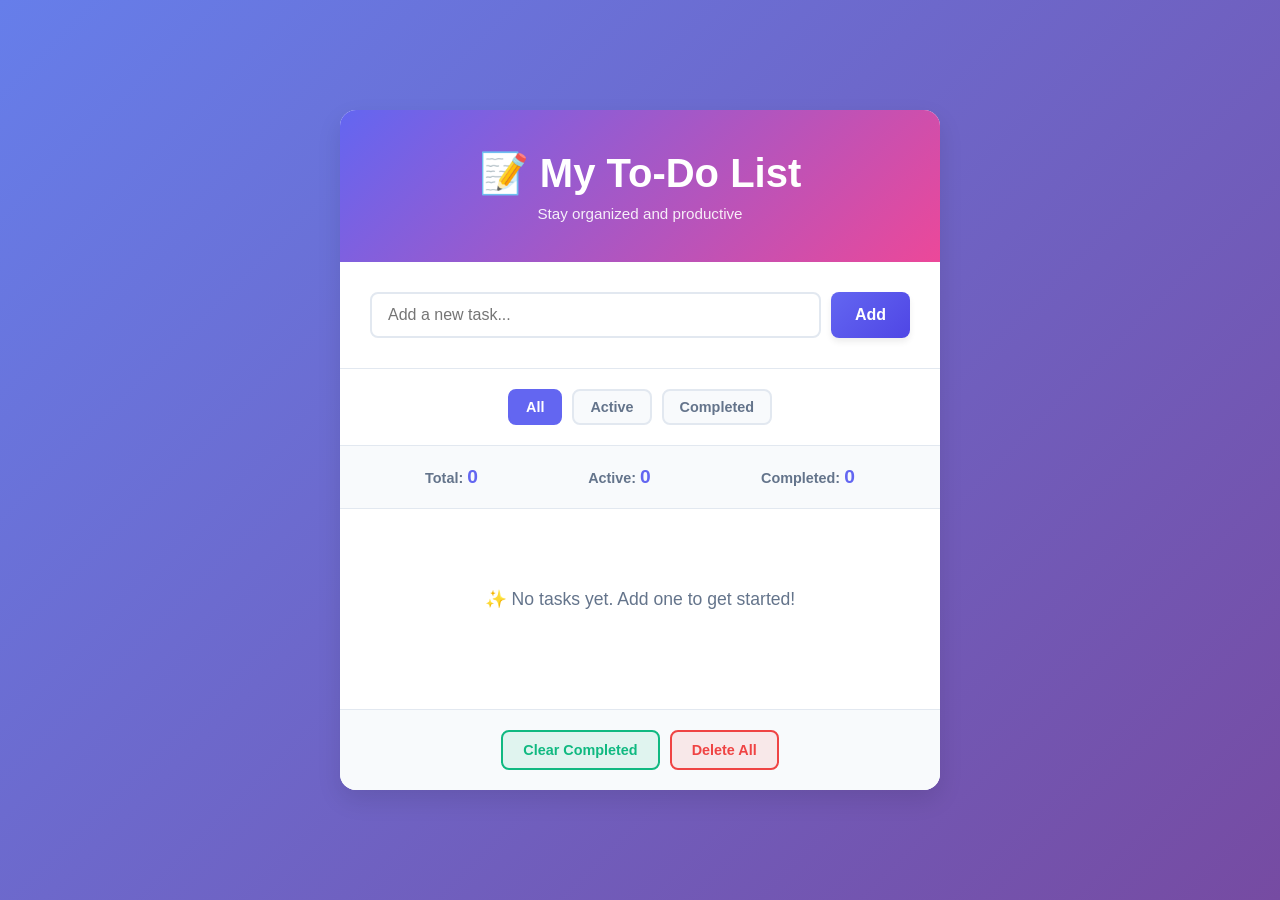
<file: todo-app/index.html>
<!DOCTYPE html>
<html lang="en">
<head>
    <meta charset="UTF-8">
    <meta name="viewport" content="width=device-width, initial-scale=1.0">
    <title>To-Do List App</title>
    <link rel="stylesheet" href="styles.css">
</head>
<body>
    <div class="container">
        <div class="todo-app">
            <header class="app-header">
                <h1>📝 My To-Do List</h1>
                <p class="subtitle">Stay organized and productive</p>
            </header>

            <div class="input-section">
                <div class="input-group">
                    <input 
                        type="text" 
                        id="todoInput" 
                        class="todo-input" 
                        placeholder="Add a new task..."
                        autocomplete="off"
                    >
                    <button id="addBtn" class="add-btn">Add</button>
                </div>
            </div>

            <div class="filter-section">
                <button class="filter-btn active" data-filter="all">All</button>
                <button class="filter-btn" data-filter="active">Active</button>
                <button class="filter-btn" data-filter="completed">Completed</button>
            </div>

            <div class="stats">
                <span class="stat">Total: <span id="totalCount">0</span></span>
                <span class="stat">Active: <span id="activeCount">0</span></span>
                <span class="stat">Completed: <span id="completedCount">0</span></span>
            </div>

            <div class="todo-list" id="todoList">
                <div class="empty-state">
                    <p>✨ No tasks yet. Add one to get started!</p>
                </div>
            </div>

            <footer class="app-footer">
                <button id="clearBtn" class="clear-btn">Clear Completed</button>
                <button id="deleteAllBtn" class="delete-all-btn">Delete All</button>
            </footer>
        </div>
    </div>

    <script src="script.js"></script>
</body>
</html>
</file>
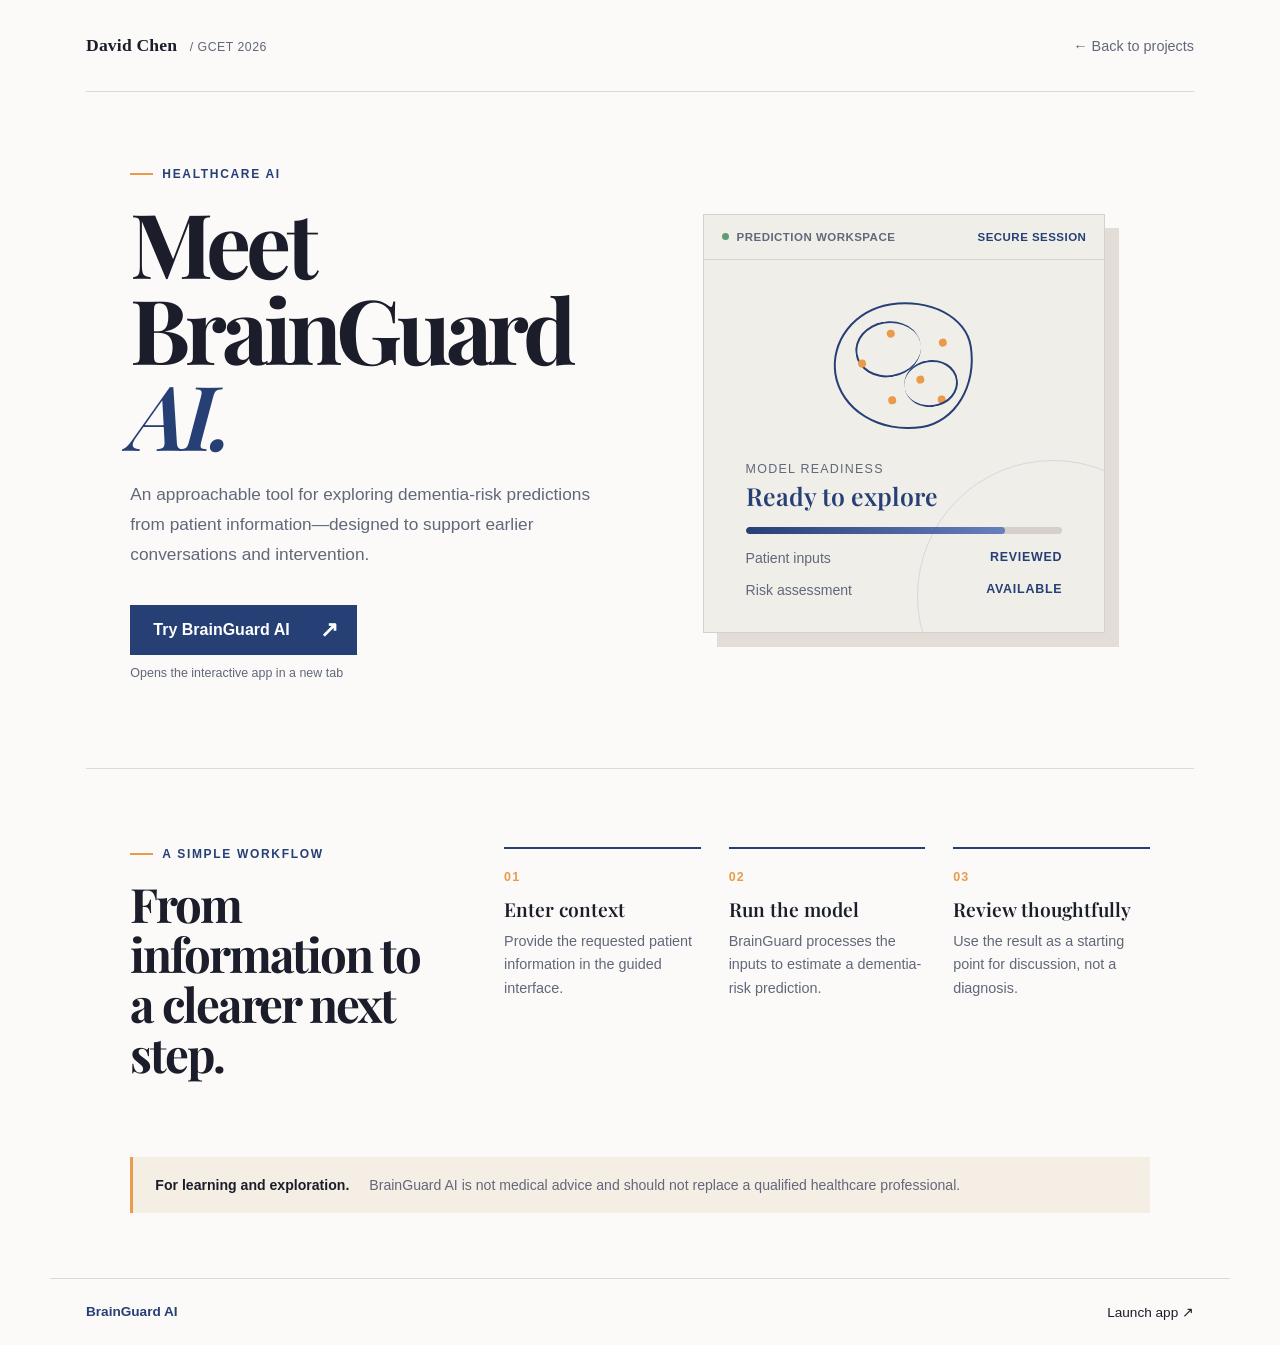
<file: brain-guard.html>
<!DOCTYPE html>
<html lang="en">
<head>
  <meta charset="UTF-8" />
  <meta name="viewport" content="width=device-width, initial-scale=1.0" />
  <meta name="description" content="Try BrainGuard AI, a dementia-risk prediction tool." />
  <title>Try BrainGuard AI | David Chen</title>
  <link rel="preconnect" href="https://fonts.googleapis.com" />
  <link rel="preconnect" href="https://fonts.gstatic.com" crossorigin />
  <link href="https://fonts.googleapis.com/css2?family=Playfair+Display:ital,wght@0,600;0,700;1,600&display=swap" rel="stylesheet" />
  <link rel="stylesheet" href="brain-guard.css" />
</head>
<body>
  <main>
    <nav class="topbar" aria-label="Page navigation">
      <a class="wordmark" href="index.html">David Chen <span>/ GCET 2026</span></a>
      <a class="back-link" href="index.html#projects">&larr; Back to projects</a>
    </nav>

    <section class="hero">
      <div class="hero-copy">
        <p class="eyebrow"><span></span> Healthcare AI</p>
        <h1>Meet BrainGuard <em>AI.</em></h1>
        <p class="lede">An approachable tool for exploring dementia-risk predictions from patient information&mdash;designed to support earlier conversations and intervention.</p>
        <div class="actions">
          <a class="launch-button" href="https://brain-guard-ai.streamlit.app/" target="_blank" rel="noopener noreferrer">
            Try BrainGuard AI <span aria-hidden="true">&nearr;</span>
          </a>
          <p class="launch-note">Opens the interactive app in a new tab</p>
        </div>
      </div>

      <div class="signal-card" aria-label="BrainGuard AI prediction illustration">
        <div class="card-header"><span class="status-dot"></span> Prediction workspace <span class="secure">Secure session</span></div>
        <div class="card-body">
          <div class="brain-mark" aria-hidden="true"><i></i><i></i><i></i><i></i><i></i><i></i></div>
          <p class="model-label">Model readiness</p>
          <p class="model-status">Ready to explore</p>
          <div class="meter" aria-hidden="true"><span></span></div>
          <div class="data-row"><span>Patient inputs</span><b>Reviewed</b></div>
          <div class="data-row"><span>Risk assessment</span><b>Available</b></div>
        </div>
      </div>
    </section>

    <section class="how-it-works" aria-labelledby="how-title">
      <div>
        <p class="eyebrow"><span></span> A simple workflow</p>
        <h2 id="how-title">From information to a clearer next step.</h2>
      </div>
      <ol class="steps">
        <li><span>01</span><h3>Enter context</h3><p>Provide the requested patient information in the guided interface.</p></li>
        <li><span>02</span><h3>Run the model</h3><p>BrainGuard processes the inputs to estimate a dementia-risk prediction.</p></li>
        <li><span>03</span><h3>Review thoughtfully</h3><p>Use the result as a starting point for discussion, not a diagnosis.</p></li>
      </ol>
    </section>

    <aside class="notice" aria-label="Important notice">
      <strong>For learning and exploration.</strong>
      <span>BrainGuard AI is not medical advice and should not replace a qualified healthcare professional.</span>
    </aside>
  </main>

  <footer>
    <span>BrainGuard AI</span>
    <a href="https://brain-guard-ai.streamlit.app/" target="_blank" rel="noopener noreferrer">Launch app &nearr;</a>
  </footer>
</body>
</html>
</file>
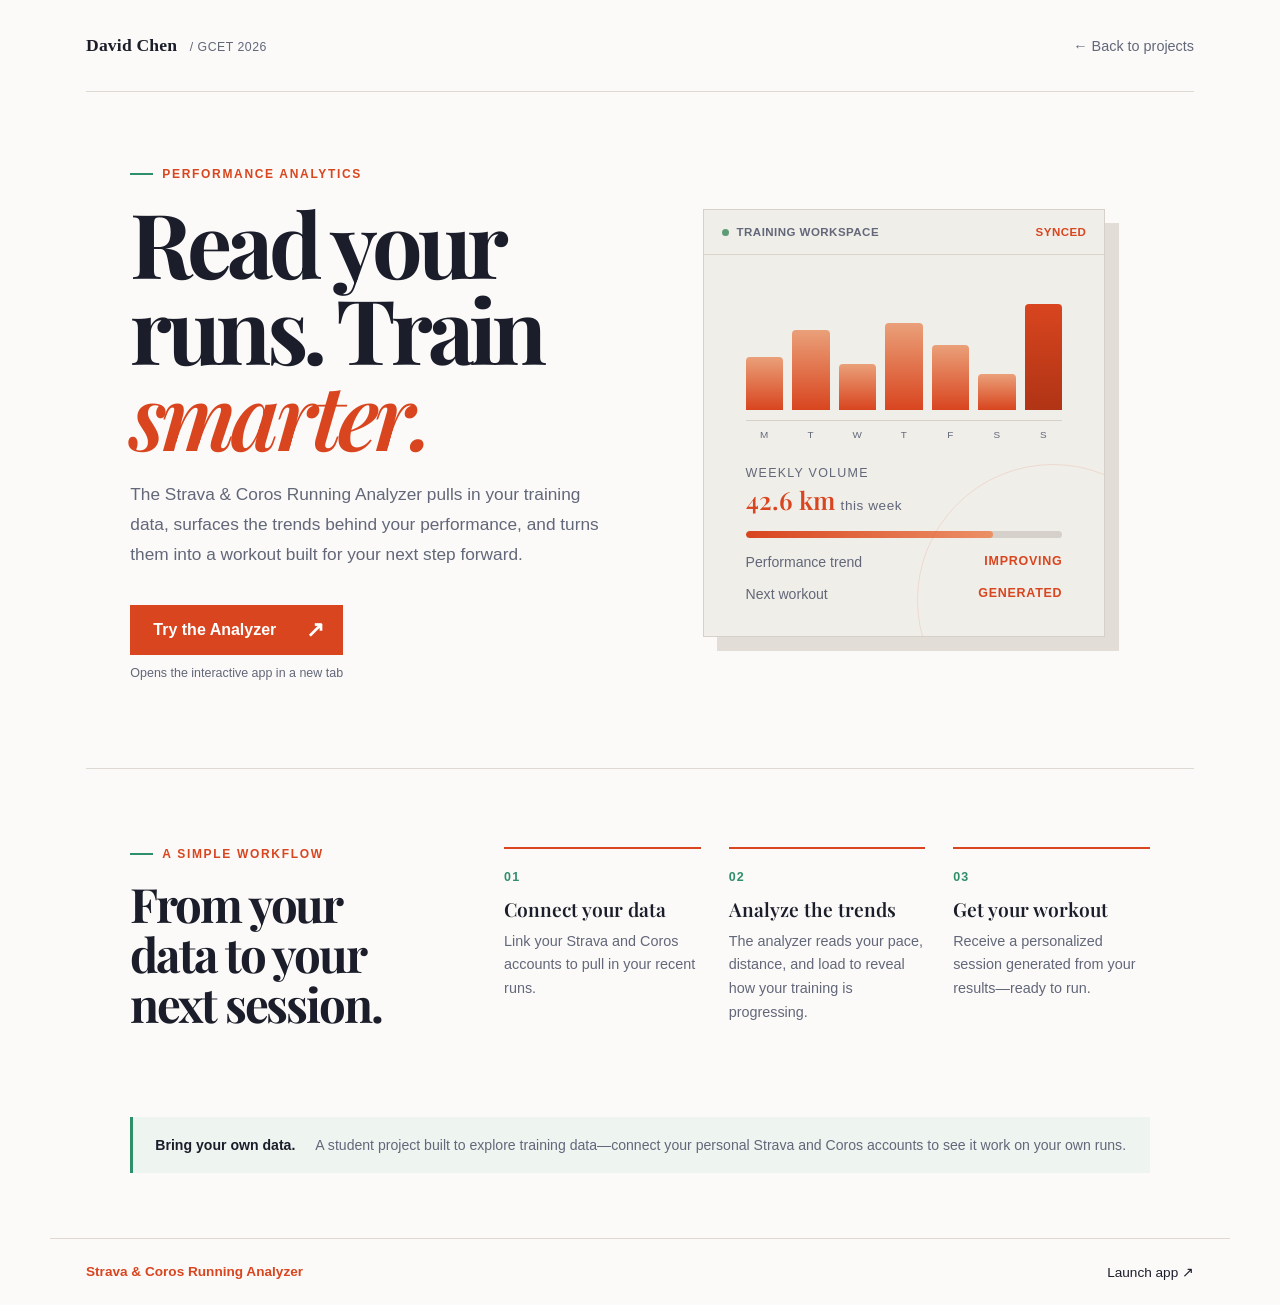
<file: run-coach.html>
<!DOCTYPE html>
<html lang="en">
<head>
  <meta charset="UTF-8" />
  <meta name="viewport" content="width=device-width, initial-scale=1.0" />
  <meta name="description" content="Try the Strava & Coros Running Analyzer, a tool that reads your running data and builds personalized workouts." />
  <title>Try the Running Analyzer | David Chen</title>
  <link rel="preconnect" href="https://fonts.googleapis.com" />
  <link rel="preconnect" href="https://fonts.gstatic.com" crossorigin />
  <link href="https://fonts.googleapis.com/css2?family=Playfair+Display:ital,wght@0,600;0,700;1,600&display=swap" rel="stylesheet" />
  <link rel="stylesheet" href="run-coach.css" />
</head>
<body>
  <main>
    <nav class="topbar" aria-label="Page navigation">
      <a class="wordmark" href="index.html">David Chen <span>/ GCET 2026</span></a>
      <a class="back-link" href="index.html#projects">&larr; Back to projects</a>
    </nav>

    <section class="hero">
      <div class="hero-copy">
        <p class="eyebrow"><span></span> Performance Analytics</p>
        <h1>Read your runs. Train <em>smarter.</em></h1>
        <p class="lede">The Strava &amp; Coros Running Analyzer pulls in your training data, surfaces the trends behind your performance, and turns them into a workout built for your next step forward.</p>
        <div class="actions">
          <a class="launch-button" href="https://strava-coros-data-reading.onrender.com/" target="_blank" rel="noopener noreferrer">
            Try the Analyzer <span aria-hidden="true">&nearr;</span>
          </a>
          <p class="launch-note">Opens the interactive app in a new tab</p>
        </div>
      </div>

      <div class="signal-card" aria-label="Running analysis illustration">
        <div class="card-header"><span class="status-dot"></span> Training workspace <span class="secure">Synced</span></div>
        <div class="card-body">
          <div class="chart" aria-hidden="true">
            <span style="height:44%"></span>
            <span style="height:66%"></span>
            <span style="height:38%"></span>
            <span style="height:72%"></span>
            <span style="height:54%"></span>
            <span style="height:30%"></span>
            <span class="peak" style="height:88%"></span>
          </div>
          <div class="chart-days" aria-hidden="true"><span>M</span><span>T</span><span>W</span><span>T</span><span>F</span><span>S</span><span>S</span></div>
          <p class="model-label">Weekly volume</p>
          <p class="model-status">42.6 km <b>this week</b></p>
          <div class="meter" aria-hidden="true"><span></span></div>
          <div class="data-row"><span>Performance trend</span><b>Improving</b></div>
          <div class="data-row"><span>Next workout</span><b>Generated</b></div>
        </div>
      </div>
    </section>

    <section class="how-it-works" aria-labelledby="how-title">
      <div>
        <p class="eyebrow"><span></span> A simple workflow</p>
        <h2 id="how-title">From your data to your next session.</h2>
      </div>
      <ol class="steps">
        <li><span>01</span><h3>Connect your data</h3><p>Link your Strava and Coros accounts to pull in your recent runs.</p></li>
        <li><span>02</span><h3>Analyze the trends</h3><p>The analyzer reads your pace, distance, and load to reveal how your training is progressing.</p></li>
        <li><span>03</span><h3>Get your workout</h3><p>Receive a personalized session generated from your results&mdash;ready to run.</p></li>
      </ol>
    </section>

    <aside class="notice" aria-label="Important notice">
      <strong>Bring your own data.</strong>
      <span>A student project built to explore training data&mdash;connect your personal Strava and Coros accounts to see it work on your own runs.</span>
    </aside>
  </main>

  <footer>
    <span>Strava &amp; Coros Running Analyzer</span>
    <a href="https://strava-coros-data-reading.onrender.com/" target="_blank" rel="noopener noreferrer">Launch app &nearr;</a>
  </footer>
</body>
</html>
</file>
<file: todo-app/styles.css>
* {
    margin: 0;
    padding: 0;
    box-sizing: border-box;
}

:root {
    --primary: #6366f1;
    --primary-dark: #4f46e5;
    --secondary: #ec4899;
    --success: #10b981;
    --danger: #ef4444;
    --background: #f8fafc;
    --surface: #ffffff;
    --text-primary: #1e293b;
    --text-secondary: #64748b;
    --border: #e2e8f0;
    --shadow: 0 10px 25px rgba(0, 0, 0, 0.1);
    --shadow-sm: 0 4px 6px rgba(0, 0, 0, 0.07);
}

body {
    font-family: -apple-system, BlinkMacSystemFont, 'Segoe UI', Roboto, Oxygen, Ubuntu, Cantarell, sans-serif;
    background: linear-gradient(135deg, #667eea 0%, #764ba2 100%);
    min-height: 100vh;
    display: flex;
    align-items: center;
    justify-content: center;
    padding: 20px;
}

.container {
    width: 100%;
    max-width: 600px;
}

.todo-app {
    background: var(--surface);
    border-radius: 16px;
    box-shadow: var(--shadow);
    overflow: hidden;
}

/* Header */
.app-header {
    background: linear-gradient(135deg, var(--primary) 0%, var(--secondary) 100%);
    color: white;
    padding: 40px 30px;
    text-align: center;
}

.app-header h1 {
    font-size: 2.5rem;
    margin-bottom: 8px;
    font-weight: 700;
}

.subtitle {
    font-size: 0.95rem;
    opacity: 0.9;
    font-weight: 300;
}

/* Input Section */
.input-section {
    padding: 30px;
    border-bottom: 1px solid var(--border);
}

.input-group {
    display: flex;
    gap: 10px;
}

.todo-input {
    flex: 1;
    padding: 12px 16px;
    border: 2px solid var(--border);
    border-radius: 8px;
    font-size: 1rem;
    transition: all 0.3s ease;
    color: var(--text-primary);
}

.todo-input:focus {
    outline: none;
    border-color: var(--primary);
    box-shadow: 0 0 0 3px rgba(99, 102, 241, 0.1);
}

.add-btn {
    padding: 12px 24px;
    background: linear-gradient(135deg, var(--primary) 0%, var(--primary-dark) 100%);
    color: white;
    border: none;
    border-radius: 8px;
    font-size: 1rem;
    font-weight: 600;
    cursor: pointer;
    transition: all 0.3s ease;
    box-shadow: var(--shadow-sm);
}

.add-btn:hover {
    transform: translateY(-2px);
    box-shadow: var(--shadow);
}

.add-btn:active {
    transform: translateY(0);
}

/* Filter Section */
.filter-section {
    display: flex;
    gap: 10px;
    padding: 20px 30px;
    border-bottom: 1px solid var(--border);
    justify-content: center;
    flex-wrap: wrap;
}

.filter-btn {
    padding: 8px 16px;
    background: var(--background);
    color: var(--text-secondary);
    border: 2px solid var(--border);
    border-radius: 8px;
    cursor: pointer;
    font-weight: 600;
    transition: all 0.3s ease;
    font-size: 0.9rem;
}

.filter-btn:hover {
    border-color: var(--primary);
    color: var(--primary);
}

.filter-btn.active {
    background: var(--primary);
    color: white;
    border-color: var(--primary);
}

/* Stats */
.stats {
    display: flex;
    justify-content: space-around;
    padding: 20px 30px;
    background: var(--background);
    border-bottom: 1px solid var(--border);
    text-align: center;
}

.stat {
    font-size: 0.9rem;
    color: var(--text-secondary);
    font-weight: 600;
}

.stat span {
    color: var(--primary);
    font-weight: 700;
    font-size: 1.2rem;
}

/* Todo List */
.todo-list {
    padding: 20px 30px;
    min-height: 200px;
}

.empty-state {
    text-align: center;
    padding: 60px 20px;
    color: var(--text-secondary);
    font-size: 1.1rem;
}

.todo-item {
    display: flex;
    align-items: center;
    gap: 12px;
    padding: 16px;
    background: var(--background);
    border-radius: 8px;
    margin-bottom: 12px;
    transition: all 0.3s ease;
    animation: slideIn 0.3s ease;
}

@keyframes slideIn {
    from {
        opacity: 0;
        transform: translateX(-10px);
    }
    to {
        opacity: 1;
        transform: translateX(0);
    }
}

.todo-item:hover {
    box-shadow: var(--shadow-sm);
    transform: translateX(4px);
}

.todo-item.completed {
    opacity: 0.6;
}

.todo-item.completed .todo-text {
    text-decoration: line-through;
    color: var(--text-secondary);
}

.checkbox {
    width: 24px;
    height: 24px;
    cursor: pointer;
    accent-color: var(--success);
    flex-shrink: 0;
}

.todo-text {
    flex: 1;
    color: var(--text-primary);
    font-size: 1rem;
    word-break: break-word;
}

.todo-priority {
    padding: 4px 12px;
    border-radius: 20px;
    font-size: 0.75rem;
    font-weight: 600;
    flex-shrink: 0;
    text-transform: uppercase;
}

.priority-high {
    background: rgba(239, 68, 68, 0.1);
    color: var(--danger);
}

.priority-medium {
    background: rgba(245, 158, 11, 0.1);
    color: #f59e0b;
}

.priority-low {
    background: rgba(59, 130, 246, 0.1);
    color: #3b82f6;
}

.delete-btn {
    width: 32px;
    height: 32px;
    background: rgba(239, 68, 68, 0.1);
    color: var(--danger);
    border: none;
    border-radius: 6px;
    cursor: pointer;
    font-size: 1.2rem;
    transition: all 0.3s ease;
    display: flex;
    align-items: center;
    justify-content: center;
    flex-shrink: 0;
}

.delete-btn:hover {
    background: rgba(239, 68, 68, 0.2);
    transform: scale(1.1);
}

/* Footer */
.app-footer {
    display: flex;
    gap: 10px;
    padding: 20px 30px;
    border-top: 1px solid var(--border);
    background: var(--background);
    justify-content: center;
    flex-wrap: wrap;
}

.clear-btn,
.delete-all-btn {
    padding: 10px 20px;
    border: none;
    border-radius: 8px;
    cursor: pointer;
    font-weight: 600;
    font-size: 0.9rem;
    transition: all 0.3s ease;
}

.clear-btn {
    background: rgba(16, 185, 129, 0.1);
    color: var(--success);
    border: 2px solid var(--success);
}

.clear-btn:hover {
    background: var(--success);
    color: white;
}

.delete-all-btn {
    background: rgba(239, 68, 68, 0.1);
    color: var(--danger);
    border: 2px solid var(--danger);
}

.delete-all-btn:hover {
    background: var(--danger);
    color: white;
}

/* Responsive Design */
@media (max-width: 600px) {
    .app-header h1 {
        font-size: 2rem;
    }

    .input-section,
    .todo-list,
    .app-footer {
        padding: 20px;
    }

    .filter-section {
        padding: 15px 20px;
    }

    .stats {
        padding: 15px 20px;
        gap: 10px;
    }

    .stat {
        font-size: 0.85rem;
    }

    .todo-item {
        padding: 14px;
    }
}
</file>
<file: brain-guard.css>
:root {
  --ink: #1b1e2a;
  --muted: #626779;
  --paper: #fbfaf8;
  --line: #ded9d2;
  --blue: #263f75;
  --blue-deep: #192b54;
  --orange: #e99b4b;
  --card: #f0eee9;
}

* { box-sizing: border-box; }

body {
  margin: 0;
  color: var(--ink);
  background: var(--paper);
  font-family: -apple-system, BlinkMacSystemFont, "Segoe UI", Roboto, Helvetica, Arial, sans-serif;
}

main { max-width: 1180px; margin: auto; padding: 0 36px; }

.topbar {
  min-height: 92px;
  display: flex;
  align-items: center;
  justify-content: space-between;
  border-bottom: 1px solid var(--line);
}

.wordmark, .back-link, footer a { color: var(--ink); text-decoration: none; }
.wordmark { font: 700 1.1rem Georgia, serif; letter-spacing: .01em; }
.wordmark span { color: var(--muted); font: 500 .77rem/1 -apple-system, BlinkMacSystemFont, "Segoe UI", sans-serif; letter-spacing: .04em; text-transform: uppercase; margin-left: 8px; }
.back-link { color: var(--muted); font-size: .9rem; }
.back-link:hover, footer a:hover { color: var(--blue); text-decoration: underline; }

.hero { min-height: 600px; display: grid; grid-template-columns: 1.1fr .9fr; align-items: center; gap: 80px; padding: 75px 8% 88px 4%; }
.eyebrow { display: flex; align-items: center; gap: 9px; margin: 0 0 18px; color: var(--blue); font-size: .75rem; font-weight: 700; letter-spacing: .14em; text-transform: uppercase; }
.eyebrow span { width: 23px; height: 2px; background: var(--orange); }
h1, h2, h3, p { margin-top: 0; }
h1, h2 { font-family: "Playfair Display", Georgia, serif; }
h1 { max-width: 550px; margin-bottom: 22px; font-size: clamp(3.45rem, 7vw, 5.7rem); letter-spacing: -.055em; line-height: .96; }
h1 em { color: var(--blue); font-weight: 600; }
.lede { max-width: 500px; color: var(--muted); font-size: 1.08rem; line-height: 1.75; }
.actions { margin-top: 35px; }
.launch-button { display: inline-flex; align-items: center; gap: 30px; padding: 15px 18px 15px 22px; color: white; background: var(--blue); border: 1px solid var(--blue); font-weight: 700; text-decoration: none; transition: background .2s ease, transform .2s ease; }
.launch-button:hover { background: var(--blue-deep); transform: translateY(-2px); }
.launch-button span { font-size: 1.4rem; line-height: .8; }
.launch-note { margin: 11px 0 0; color: var(--muted); font-size: .78rem; }

.signal-card { position: relative; overflow: hidden; border: 1px solid #d5d0c8; background: var(--card); box-shadow: 14px 14px 0 #e2ded7; }
.signal-card::after { position: absolute; right: -85px; bottom: -100px; width: 270px; height: 270px; border: 1px solid rgba(38, 63, 117, .13); border-radius: 50%; content: ""; }
.card-header { display: flex; align-items: center; gap: 8px; padding: 16px 18px; color: var(--muted); border-bottom: 1px solid #d9d4cc; font-size: .72rem; font-weight: 600; letter-spacing: .04em; text-transform: uppercase; }
.status-dot { width: 7px; height: 7px; border-radius: 50%; background: #5e9c75; }
.secure { margin-left: auto; color: var(--blue); }
.card-body { padding: 42px 42px 34px; }
.brain-mark { position: relative; width: 140px; height: 128px; margin: 0 auto 32px; border: 2px solid var(--blue); border-radius: 47% 53% 44% 56% / 48% 43% 57% 52%; transform: rotate(-9deg); }
.brain-mark::before, .brain-mark::after { position: absolute; content: ""; border: 2px solid var(--blue); border-radius: 50%; }
.brain-mark::before { width: 64px; height: 52px; top: 15px; left: 22px; border-right: 0; }
.brain-mark::after { width: 52px; height: 43px; right: 17px; bottom: 17px; border-left: 0; }
.brain-mark i { position: absolute; width: 8px; height: 8px; border-radius: 50%; background: var(--orange); }
.brain-mark i:nth-child(1) { top: 24px; left: 56px; } .brain-mark i:nth-child(2) { top: 49px; left: 23px; } .brain-mark i:nth-child(3) { top: 41px; right: 22px; } .brain-mark i:nth-child(4) { bottom: 26px; left: 47px; } .brain-mark i:nth-child(5) { bottom: 19px; right: 32px; } .brain-mark i:nth-child(6) { top: 74px; left: 78px; }
.model-label { margin-bottom: 3px; color: var(--muted); font-size: .78rem; text-transform: uppercase; letter-spacing: .1em; }
.model-status { margin-bottom: 15px; color: var(--blue); font: 600 1.55rem "Playfair Display", Georgia, serif; }
.meter { height: 7px; overflow: hidden; background: #d5d1ca; border-radius: 99px; }.meter span { display: block; width: 82%; height: 100%; background: linear-gradient(90deg, var(--blue), #6680bd); border-radius: inherit; }
.data-row { display: flex; justify-content: space-between; padding: 16px 0 0; color: var(--muted); font-size: .88rem; }.data-row b { color: var(--blue); font-size: .78rem; text-transform: uppercase; letter-spacing: .06em; }

.how-it-works { display: grid; grid-template-columns: .8fr 1.7fr; gap: 70px; padding: 78px 4%; border-top: 1px solid var(--line); }
h2 { margin-bottom: 0; font-size: clamp(2rem, 3.7vw, 3.35rem); letter-spacing: -.045em; line-height: 1.06; }.steps { display: grid; grid-template-columns: repeat(3, 1fr); gap: 28px; padding: 0; margin: 0; list-style: none; }.steps li { border-top: 2px solid var(--blue); padding-top: 18px; }.steps span { color: var(--orange); font-size: .78rem; font-weight: 700; letter-spacing: .1em; }.steps h3 { margin: 11px 0 8px; font: 600 1.2rem "Playfair Display", Georgia, serif; }.steps p { color: var(--muted); font-size: .9rem; line-height: 1.65; }
.notice { display: flex; gap: 20px; align-items: baseline; margin: 0 4% 65px; padding: 20px 22px; border-left: 3px solid var(--orange); background: #f4eee5; color: var(--muted); font-size: .88rem; }.notice strong { color: var(--ink); white-space: nowrap; }
footer { display: flex; justify-content: space-between; max-width: 1180px; margin: auto; padding: 25px 36px; border-top: 1px solid var(--line); color: var(--muted); font-size: .85rem; } footer span { color: var(--blue); font-weight: 700; }

@media (max-width: 780px) { main { padding: 0 22px; }.topbar { min-height: 72px; }.wordmark span { display: none; }.hero { grid-template-columns: 1fr; gap: 48px; padding: 64px 4% 70px; }.signal-card { max-width: 440px; width: 100%; }.how-it-works { grid-template-columns: 1fr; gap: 35px; padding: 58px 4%; }.steps { gap: 18px; }.notice { align-items: flex-start; flex-direction: column; gap: 5px; margin-bottom: 50px; } footer { padding: 22px; } }
@media (max-width: 540px) { .back-link { font-size: .8rem; }.hero { padding-top: 50px; }.card-body { padding: 32px 26px 28px; }.steps { grid-template-columns: 1fr; }.steps li { padding-top: 13px; }.notice { font-size: .82rem; } }
</file>
<file: run-coach.css>
:root {
  --ink: #1b1e2a;
  --muted: #626779;
  --paper: #fbfaf8;
  --line: #ded9d2;
  --brand: #d8451f;
  --brand-deep: #b03415;
  --accent: #2f8f6b;
  --card: #f0eee9;
}

* { box-sizing: border-box; }

body {
  margin: 0;
  color: var(--ink);
  background: var(--paper);
  font-family: -apple-system, BlinkMacSystemFont, "Segoe UI", Roboto, Helvetica, Arial, sans-serif;
}

main { max-width: 1180px; margin: auto; padding: 0 36px; }

.topbar {
  min-height: 92px;
  display: flex;
  align-items: center;
  justify-content: space-between;
  border-bottom: 1px solid var(--line);
}

.wordmark, .back-link, footer a { color: var(--ink); text-decoration: none; }
.wordmark { font: 700 1.1rem Georgia, serif; letter-spacing: .01em; }
.wordmark span { color: var(--muted); font: 500 .77rem/1 -apple-system, BlinkMacSystemFont, "Segoe UI", sans-serif; letter-spacing: .04em; text-transform: uppercase; margin-left: 8px; }
.back-link { color: var(--muted); font-size: .9rem; }
.back-link:hover, footer a:hover { color: var(--brand); text-decoration: underline; }

.hero { min-height: 600px; display: grid; grid-template-columns: 1.1fr .9fr; align-items: center; gap: 80px; padding: 75px 8% 88px 4%; }
.eyebrow { display: flex; align-items: center; gap: 9px; margin: 0 0 18px; color: var(--brand); font-size: .75rem; font-weight: 700; letter-spacing: .14em; text-transform: uppercase; }
.eyebrow span { width: 23px; height: 2px; background: var(--accent); }
h1, h2, h3, p { margin-top: 0; }
h1, h2 { font-family: "Playfair Display", Georgia, serif; }
h1 { max-width: 560px; margin-bottom: 22px; font-size: clamp(3.45rem, 7vw, 5.7rem); letter-spacing: -.055em; line-height: .96; }
h1 em { color: var(--brand); font-weight: 600; }
.lede { max-width: 500px; color: var(--muted); font-size: 1.08rem; line-height: 1.75; }
.actions { margin-top: 35px; }
.launch-button { display: inline-flex; align-items: center; gap: 30px; padding: 15px 18px 15px 22px; color: white; background: var(--brand); border: 1px solid var(--brand); font-weight: 700; text-decoration: none; transition: background .2s ease, transform .2s ease; }
.launch-button:hover { background: var(--brand-deep); transform: translateY(-2px); }
.launch-button span { font-size: 1.4rem; line-height: .8; }
.launch-note { margin: 11px 0 0; color: var(--muted); font-size: .78rem; }

.signal-card { position: relative; overflow: hidden; border: 1px solid #d5d0c8; background: var(--card); box-shadow: 14px 14px 0 #e2ded7; }
.signal-card::after { position: absolute; right: -85px; bottom: -100px; width: 270px; height: 270px; border: 1px solid rgba(216, 69, 31, .13); border-radius: 50%; content: ""; }
.card-header { display: flex; align-items: center; gap: 8px; padding: 16px 18px; color: var(--muted); border-bottom: 1px solid #d9d4cc; font-size: .72rem; font-weight: 600; letter-spacing: .04em; text-transform: uppercase; }
.status-dot { width: 7px; height: 7px; border-radius: 50%; background: #5e9c75; }
.secure { margin-left: auto; color: var(--brand); }
.card-body { padding: 34px 42px 34px; }

.chart { display: flex; align-items: flex-end; gap: 9px; height: 132px; padding-bottom: 10px; border-bottom: 1px solid #d5d0c8; }
.chart span { flex: 1; border-radius: 4px 4px 0 0; background: linear-gradient(180deg, #eaa079, var(--brand)); }
.chart span.peak { background: linear-gradient(180deg, var(--brand), var(--brand-deep)); }
.chart-days { display: flex; gap: 9px; margin: 8px 0 26px; color: var(--muted); font-size: .62rem; letter-spacing: .06em; }
.chart-days span { flex: 1; text-align: center; }

.model-label { margin-bottom: 3px; color: var(--muted); font-size: .78rem; text-transform: uppercase; letter-spacing: .1em; }
.model-status { margin-bottom: 15px; color: var(--brand); font: 600 1.55rem "Playfair Display", Georgia, serif; }
.model-status b { color: var(--muted); font: 500 .85rem/1 -apple-system, BlinkMacSystemFont, "Segoe UI", sans-serif; letter-spacing: .04em; }
.meter { height: 7px; overflow: hidden; background: #d5d1ca; border-radius: 99px; } .meter span { display: block; width: 78%; height: 100%; background: linear-gradient(90deg, var(--brand), #ec9066); border-radius: inherit; }
.data-row { display: flex; justify-content: space-between; padding: 16px 0 0; color: var(--muted); font-size: .88rem; } .data-row b { color: var(--brand); font-size: .78rem; text-transform: uppercase; letter-spacing: .06em; }

.how-it-works { display: grid; grid-template-columns: .8fr 1.7fr; gap: 70px; padding: 78px 4%; border-top: 1px solid var(--line); }
h2 { margin-bottom: 0; font-size: clamp(2rem, 3.7vw, 3.35rem); letter-spacing: -.045em; line-height: 1.06; } .steps { display: grid; grid-template-columns: repeat(3, 1fr); gap: 28px; padding: 0; margin: 0; list-style: none; } .steps li { border-top: 2px solid var(--brand); padding-top: 18px; } .steps span { color: var(--accent); font-size: .78rem; font-weight: 700; letter-spacing: .1em; } .steps h3 { margin: 11px 0 8px; font: 600 1.2rem "Playfair Display", Georgia, serif; } .steps p { color: var(--muted); font-size: .9rem; line-height: 1.65; }
.notice { display: flex; gap: 20px; align-items: baseline; margin: 0 4% 65px; padding: 20px 22px; border-left: 3px solid var(--accent); background: #eef4f0; color: var(--muted); font-size: .88rem; } .notice strong { color: var(--ink); white-space: nowrap; }
footer { display: flex; justify-content: space-between; max-width: 1180px; margin: auto; padding: 25px 36px; border-top: 1px solid var(--line); color: var(--muted); font-size: .85rem; } footer span { color: var(--brand); font-weight: 700; }

@media (max-width: 780px) { main { padding: 0 22px; } .topbar { min-height: 72px; } .wordmark span { display: none; } .hero { grid-template-columns: 1fr; gap: 48px; padding: 64px 4% 70px; } .signal-card { max-width: 440px; width: 100%; } .how-it-works { grid-template-columns: 1fr; gap: 35px; padding: 58px 4%; } .steps { gap: 18px; } .notice { align-items: flex-start; flex-direction: column; gap: 5px; margin-bottom: 50px; } footer { padding: 22px; } }
@media (max-width: 540px) { .back-link { font-size: .8rem; } .hero { padding-top: 50px; } .card-body { padding: 28px 26px 28px; } .steps { grid-template-columns: 1fr; } .steps li { padding-top: 13px; } .notice { font-size: .82rem; } }
</file>
